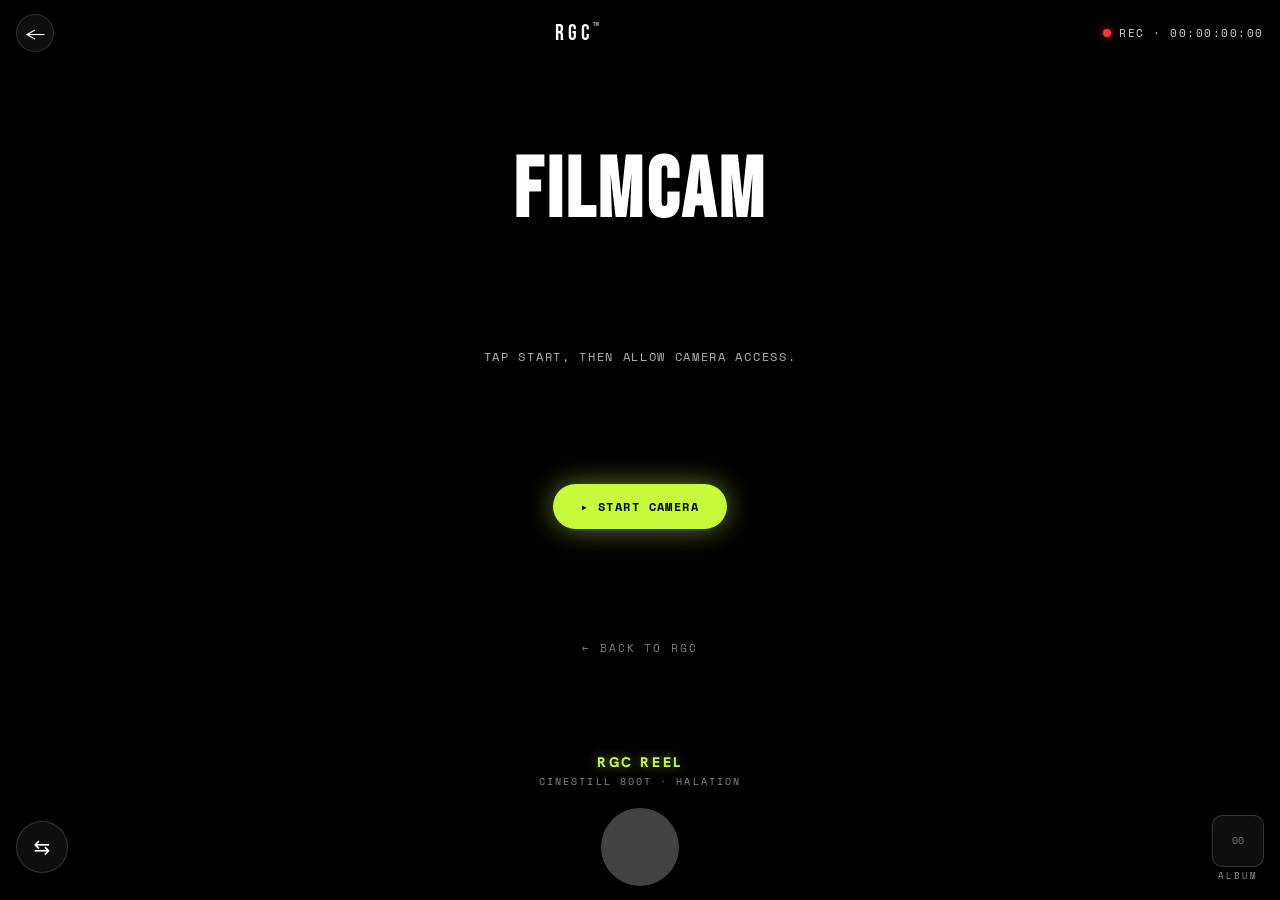
<file: cam.html>
<!doctype html>
<html lang="en">
<head>
  <meta charset="utf-8" />
  <meta name="viewport" content="width=device-width, initial-scale=1, viewport-fit=cover, user-scalable=no" />
  <meta name="theme-color" content="#000000" />
  <meta name="robots" content="noindex" />
  <title>RGC · Filmcam</title>
  <link rel="preconnect" href="https://fonts.googleapis.com" />
  <link rel="preconnect" href="https://fonts.gstatic.com" crossorigin />
  <link href="https://fonts.googleapis.com/css2?family=Bebas+Neue&family=Hanken+Grotesk:wght@500;700&family=Space+Mono:wght@400;700&display=swap" rel="stylesheet" />
  <style>
    *, *::before, *::after { box-sizing: border-box; margin: 0; padding: 0; }
    html, body {
      width: 100%; height: 100%;
      background: #000; color: #fff;
      font-family: "Hanken Grotesk", system-ui, sans-serif;
      overflow: hidden;
      overscroll-behavior: none;
      -webkit-tap-highlight-color: transparent;
    }
    button { font: inherit; color: inherit; background: none; border: 0; cursor: pointer; }
    a { color: inherit; text-decoration: none; }

    /* ---------- stage ---------- */
    .stage {
      position: fixed; inset: 0;
      display: grid;
      grid-template-rows: auto 1fr auto;
      overflow: hidden;
    }

    /* video + canvas fill the entire middle row */
    .view {
      position: relative;
      overflow: hidden;
      background: #0a0a0c;
    }
    .v-source {
      position: absolute; inset: 0;
      width: 100%; height: 100%;
      object-fit: contain;          /* show the full native field of view (no zoom-crop) */
      background: #000;             /* letterbox is just the page background */
      pointer-events: none;
    }
    .v-source.front { transform: scaleX(-1); }   /* mirror selfie cam */
    .v-canvas {
      position: absolute; inset: 0;
      width: 100%; height: 100%;
      z-index: 2;
      display: block;
    }

    /* ---------- top bar ---------- */
    .topbar {
      display: flex; justify-content: space-between; align-items: center;
      padding:
        max(env(safe-area-inset-top), 14px)
        16px 12px 16px;
      gap: 12px;
      background: linear-gradient(to bottom, rgba(0,0,0,.6), rgba(0,0,0,0));
      z-index: 4;
    }
    .brand {
      font-family: "Bebas Neue", Impact, sans-serif;
      letter-spacing: .18em; font-size: 22px;
    }
    .brand sup { font-size: .45em; vertical-align: top; opacity: .7; }
    .rec {
      display: inline-flex; align-items: center; gap: 8px;
      font-family: "Space Mono", monospace;
      font-size: 11px; letter-spacing: .14em; text-transform: uppercase;
      color: rgba(255,255,255,.85);
    }
    .rec::before {
      content: ""; width: 8px; height: 8px; border-radius: 50%;
      background: #ff3344; box-shadow: 0 0 8px rgba(255,52,68,.7);
      animation: rec-blink 1.4s steps(2) infinite;
    }
    @keyframes rec-blink { 50% { opacity: .35; } }
    .top-btn {
      width: 38px; height: 38px;
      border-radius: 50%;
      background: rgba(20,20,20,.7);
      backdrop-filter: blur(8px);
      border: 1px solid rgba(255,255,255,.14);
      display: grid; place-items: center;
      font-size: 18px;
    }
    .top-btn:active { background: rgba(40,40,40,.8); }

    /* ---------- bottom controls ---------- */
    .bottom {
      display: grid;
      grid-template-rows: auto auto;
      gap: 14px;
      padding:
        14px 16px
        max(env(safe-area-inset-bottom), 14px) 16px;
      background: linear-gradient(to top, rgba(0,0,0,.7), rgba(0,0,0,0));
      z-index: 4;
    }

    /* single-filter label (replaced the chip selector) */
    .filter-label {
      display: grid;
      gap: 3px;
      justify-items: center;
      text-align: center;
      padding: 6px 12px;
      font-family: "Space Mono", monospace;
    }
    .filter-label .fl-name {
      font-family: "Hanken Grotesk", system-ui, sans-serif;
      font-weight: 800;
      font-size: 14px;
      letter-spacing: .18em;
      text-transform: uppercase;
      color: #c8fa3c;
      text-shadow: 0 0 12px rgba(200,250,60,.55);
    }
    .filter-label .fl-sub {
      font-size: 9.5px;
      letter-spacing: .22em;
      text-transform: uppercase;
      color: rgba(255,255,255,.55);
    }

    /* preset chips (legacy — no longer rendered) */
    .chips {
      display: flex; gap: 6px;
      justify-content: center;            /* center the group on wide screens */
      overflow-x: auto;
      padding: 2px 16px;                  /* edge breathing room before scroll kicks in */
      scrollbar-width: none;
    }
    /* on narrow viewports where the chips overflow, the centered-flex pattern can
       hide left edge — push to start so the scroll works naturally */
    @media (max-width: 760px) {
      .chips { justify-content: flex-start; }
    }
    .chips::-webkit-scrollbar { display: none; }
    .chip {
      flex: 0 0 auto;
      display: grid; gap: 2px;
      padding: 8px 14px;
      border: 1px solid rgba(255,255,255,.16);
      border-radius: 999px;
      background: rgba(20,20,20,.55);
      backdrop-filter: blur(6px);
      color: rgba(255,255,255,.7);
      transition: border-color .15s ease, color .15s ease, background .15s ease, box-shadow .15s ease;
    }
    .chip .name {
      font-family: "Hanken Grotesk", system-ui, sans-serif;
      font-weight: 700; font-size: 12px; letter-spacing: .04em;
    }
    .chip .sub {
      font-family: "Space Mono", monospace;
      font-size: 9px; letter-spacing: .14em; text-transform: uppercase;
      color: rgba(255,255,255,.45);
    }
    .chip.on {
      color: #fff;
      border-color: #c8fa3c;
      background: rgba(200,250,60,.14);
      box-shadow: 0 0 14px rgba(200,250,60,.30);
    }
    .chip.on .name { color: #c8fa3c; }

    /* shutter row */
    .shutter-row {
      display: grid;
      grid-template-columns: 1fr auto 1fr;
      align-items: center;
      gap: 14px;
    }
    .side {
      width: 52px; height: 52px;
      border-radius: 50%;
      background: rgba(20,20,20,.7);
      backdrop-filter: blur(8px);
      border: 1px solid rgba(255,255,255,.16);
      display: grid; place-items: center;
      font-size: 20px;
      justify-self: end;
    }
    .side.left { justify-self: start; }
    .side:active { background: rgba(40,40,40,.85); }

    .shutter {
      width: 78px; height: 78px;
      border-radius: 50%;
      background: #c8fa3c;
      border: 0;
      box-shadow: 0 0 30px rgba(200,250,60,.75), 0 0 0 4px rgba(200,250,60,.20);
      transition: transform .08s ease, box-shadow .15s ease;
    }
    .shutter:active {
      transform: scale(.94);
      box-shadow: 0 0 44px rgba(200,250,60,.95), 0 0 0 6px rgba(200,250,60,.28);
    }
    .shutter[disabled] {
      background: rgba(120,120,120,.55);
      box-shadow: none;
    }

    /* flash overlay */
    .flash {
      position: absolute; inset: 0;
      background: #fff; opacity: 0;
      pointer-events: none;
      z-index: 3;
    }
    .flash.on { animation: flash-pop .45s ease-out; }
    @keyframes flash-pop {
      0%   { opacity: 0; }
      8%   { opacity: 1; }
      100% { opacity: 0; }
    }

    /* recent thumb + 'Album' label sitting under it */
    .thumb-wrap {
      justify-self: end;
      display: flex;
      flex-direction: column;
      align-items: center;
      gap: 4px;
    }
    .thumb {
      width: 52px; height: 52px;
      border-radius: 10px;
      background: rgba(20,20,20,.7);
      backdrop-filter: blur(8px);
      border: 1px solid rgba(255,255,255,.16);
      overflow: hidden;
      display: grid; place-items: center;
      color: rgba(255,255,255,.45);
      font-family: "Space Mono", monospace; font-size: 10px;
    }
    .thumb img { width: 100%; height: 100%; object-fit: cover; }
    .thumb-label {
      font-family: "Space Mono", monospace;
      font-size: 9px;
      letter-spacing: .22em;
      text-transform: uppercase;
      color: rgba(255,255,255,.55);
      line-height: 1;
    }

    /* permission gate / errors */
    .gate {
      position: absolute; inset: 0;
      display: grid; place-items: center;
      background: #000;
      z-index: 5;
      padding: 30px;
      text-align: center;
    }
    .gate.hidden { display: none; }
    .gate h1 {
      font-family: "Bebas Neue", Impact, sans-serif;
      font-size: clamp(40px, 9vw, 84px);
      letter-spacing: .04em;
      margin-bottom: 12px;
    }
    .gate p {
      font-family: "Space Mono", monospace;
      font-size: 12px; letter-spacing: .14em; text-transform: uppercase;
      color: rgba(255,255,255,.7);
      max-width: 320px;
      margin: 0 auto 24px;
      line-height: 1.6;
    }
    .gate .err {
      color: #ff8a8a;
      margin-bottom: 18px;
    }
    .gate button.primary {
      padding: 14px 28px;
      border-radius: 999px;
      background: #c8fa3c;
      color: #000;
      font-family: "Space Mono", monospace;
      font-weight: 700; font-size: 12px; letter-spacing: .12em; text-transform: uppercase;
      box-shadow: 0 0 28px rgba(200,250,60,.5);
    }
    .gate button.primary:active { transform: scale(.97); }
    .gate .back-link {
      display: block; margin-top: 18px;
      font-family: "Space Mono", monospace;
      font-size: 11px; letter-spacing: .18em; text-transform: uppercase;
      color: rgba(255,255,255,.5);
    }

    /* toast for "shared"/"saved" */
    .toast {
      position: absolute; left: 50%;
      bottom: calc(env(safe-area-inset-bottom) + 180px);
      transform: translate(-50%, 12px);
      padding: 10px 16px;
      border-radius: 999px;
      background: rgba(10,10,10,.85);
      border: 1px solid rgba(200,250,60,.45);
      color: #c8fa3c;
      font-family: "Space Mono", monospace;
      font-size: 11px; letter-spacing: .14em; text-transform: uppercase;
      opacity: 0;
      transition: opacity .25s ease, transform .25s ease;
      pointer-events: none;
      z-index: 6;
    }
    .toast.show { opacity: 1; transform: translate(-50%, 0); }

    /* ---------- album modal ---------- */
    .album, .detail {
      position: fixed; inset: 0;
      background: #000;
      z-index: 10;
      display: none;
      flex-direction: column;
    }
    .album.open, .detail.open { display: flex; }
    .album-bar {
      display: flex; align-items: center; justify-content: space-between;
      gap: 12px;
      padding:
        max(env(safe-area-inset-top), 14px)
        16px 12px 16px;
      background: linear-gradient(to bottom, rgba(0,0,0,.7), rgba(0,0,0,0));
    }
    .album-title {
      font-family: "Bebas Neue", Impact, sans-serif;
      letter-spacing: .14em; font-size: 20px;
    }
    .album-title em {
      font-family: "Space Mono", monospace;
      font-size: 11px; letter-spacing: .14em;
      color: #c8fa3c; font-style: normal;
      margin-left: 6px;
    }
    .album-pad { width: 38px; }
    .album-grid {
      flex: 1;
      display: grid;
      grid-template-columns: repeat(2, 1fr);
      gap: 8px;
      padding: 6px 14px max(env(safe-area-inset-bottom), 14px);
      overflow-y: auto;
      -webkit-overflow-scrolling: touch;
    }
    .album-tile {
      aspect-ratio: 9 / 19.5;
      border-radius: 10px;
      overflow: hidden;
      background: #0a0a0c;
      position: relative;
      cursor: pointer;
      border: 1px solid rgba(255,255,255,.08);
      transition: border-color .15s ease, transform .08s ease;
    }
    .album-tile:active { transform: scale(.98); }
    .album-tile:hover { border-color: rgba(200,250,60,.35); }
    .album-tile img { width: 100%; height: 100%; object-fit: cover; display: block; }
    .album-tile .tag {
      position: absolute; left: 8px; bottom: 8px;
      font-family: "Space Mono", monospace;
      font-size: 9px; letter-spacing: .14em; text-transform: uppercase;
      background: rgba(0,0,0,.6); padding: 3px 7px; border-radius: 4px;
      color: #c8fa3c;
      backdrop-filter: blur(4px);
    }
    .album-empty {
      margin: auto;
      font-family: "Space Mono", monospace;
      font-size: 12px; letter-spacing: .14em; text-transform: uppercase;
      color: rgba(255,255,255,.45);
      padding: 30px;
      text-align: center;
    }
    .album.has-shots .album-empty { display: none; }
    .album:not(.has-shots) .album-grid { display: none; }

    /* ---------- detail (single-photo view inside album) ---------- */
    .detail { z-index: 11; }
    .detail-top {
      display: flex; justify-content: space-between; align-items: center;
      padding: max(env(safe-area-inset-top), 14px) 16px 8px;
      gap: 12px;
    }
    .detail-meta {
      font-family: "Space Mono", monospace;
      font-size: 11px; letter-spacing: .14em; text-transform: uppercase;
      color: rgba(255,255,255,.7);
    }
    .detail-meta strong { color: #c8fa3c; font-weight: 400; }
    .detail-img-wrap {
      flex: 1;
      display: grid; place-items: center;
      padding: 8px 14px;
      overflow: hidden;
    }
    .detail-img-wrap img {
      max-width: 100%; max-height: 100%;
      object-fit: contain;
      border-radius: 8px;
    }
    .detail-bar {
      display: flex; justify-content: center; gap: 12px;
      padding: 12px 16px max(env(safe-area-inset-bottom), 18px);
    }
    .detail-btn {
      padding: 14px 28px;
      border-radius: 999px;
      background: #c8fa3c; color: #000;
      font-family: "Space Mono", monospace;
      font-weight: 700; font-size: 12px; letter-spacing: .12em; text-transform: uppercase;
      box-shadow: 0 0 24px rgba(200,250,60,.55);
    }
    .detail-btn:active { transform: scale(.97); }
    .detail-btn.ghost {
      background: rgba(20,20,20,.7);
      color: var(--vy-fg, #fff);
      border: 1px solid rgba(255,255,255,.16);
      box-shadow: none;
    }
  </style>
</head>
<body>
  <div class="stage">
    <header class="topbar">
      <a href="/" class="top-btn" aria-label="Back to RGC">←</a>
      <span class="brand">RGC<sup>™</sup></span>
      <span class="rec">REC · <span id="tc">00:00:00:00</span></span>
    </header>

    <div class="view" id="view">
      <!-- video shown directly (no downsampling canvas overlay) so the viewfinder
           stays sharp at native resolution. The preset is applied only at snap time. -->
      <video id="video" class="v-source" playsinline muted autoplay></video>
      <div class="flash" id="flash"></div>

      <!-- permission / loading gate, shown until camera streams -->
      <div class="gate" id="gate">
        <h1>Filmcam</h1>
        <p id="gateMsg">Tap Start, then allow camera access.</p>
        <p class="err" id="errMsg" style="display:none"></p>
        <button class="primary" id="startBtn">▸ Start Camera</button>
        <a class="back-link" href="/">← back to rgc</a>
      </div>
    </div>

    <footer class="bottom">
      <div class="filter-label" aria-label="Active filter">
        <span class="fl-name">RGC REEL</span>
        <span class="fl-sub">CineStill 800T · Halation</span>
      </div>
      <div class="shutter-row">
        <button class="side left" id="flipBtn" aria-label="Flip camera">⇆</button>
        <button class="shutter" id="shutter" aria-label="Capture photo" disabled></button>
        <div class="thumb-wrap">
          <button class="thumb" id="thumb" aria-label="Open album">06</button>
          <span class="thumb-label">Album</span>
        </div>
      </div>
    </footer>

    <div class="toast" id="toast"></div>
  </div>

  <!-- album of session shots -->
  <div class="album" id="album" aria-hidden="true">
    <header class="album-bar">
      <button class="top-btn" id="albumClose" aria-label="Close album">✕</button>
      <span class="album-title">Album<em><span id="albumCount">0</span> shots</em></span>
      <span class="album-pad"></span>
    </header>
    <div class="album-empty" id="albumEmpty">No shots yet. Tap the shutter to fill the album.</div>
    <div class="album-grid" id="albumGrid"></div>
  </div>

  <!-- single-photo detail view (opens from album) -->
  <div class="detail" id="detail" aria-hidden="true">
    <div class="detail-top">
      <button class="top-btn" id="detailClose" aria-label="Back to album">←</button>
      <span class="detail-meta"><strong id="detailPreset">Super-8</strong> · <span id="detailTime"></span></span>
      <span class="album-pad"></span>
    </div>
    <div class="detail-img-wrap"><img id="detailImg" alt="captured photo" /></div>
    <div class="detail-bar">
      <button class="detail-btn ghost" id="detailDownload">↓ Download</button>
      <button class="detail-btn" id="detailShare">↑ Share / Save</button>
    </div>
  </div>

  <script>
  /* =========================================================
     RGC Filmcam — standalone full-viewport camera.
     ONE solid filter: a CineStill-800T-style WebGL2 LUT pipeline
     applied at snap time. Live preview is raw <video> for sharp
     framing; the look bakes in when the shutter fires.
     ========================================================= */
  const CAM_W = 540, CAM_H = 1170;
  const REEL = { id: "reel", name: "RGC Reel", sub: "CineStill 800T · Halation" };

  /* ---------- procedural CineStill 800T-style 3D LUT ----------
     Tungsten-balanced look — cool blue shadows, warm rolled-off
     highlights, lifted milky blacks with a touch of magenta.
     Generated once at startup as a 32³ HALD canvas (1024×32). */
  const LUT_SIZE = 32;

  function cineStillTransform(r, g, b) {
    // sRGB → linear approx
    let R = Math.pow(r, 2.2);
    let G = Math.pow(g, 2.2);
    let B = Math.pow(b, 2.2);

    // NUCLEAR tungsten WB push — full cinematic teal cast, unmistakable
    R *= 0.52;
    G *= 0.84;
    B *= 1.75;

    // very hard shadow lift with deep cyan-blue cast (CineStill milky blacks on steroids)
    const lift = 0.18;
    R = R * (1 - lift) + lift * 0.62;
    G = G * (1 - lift) + lift * 0.60;
    B = B * (1 - lift) + lift * 1.25;

    // brutal highlight roll-off — heavy cinematic shoulder
    R = R / (1 + 0.42 * R);
    G = G / (1 + 0.55 * G);
    B = B / (1 + 0.80 * B);

    // huge highlight warmth (the tungsten signature)
    const lum = R * 0.299 + G * 0.587 + B * 0.114;
    if (lum > 0.35) {
      const t = (lum - 0.35) * 2.5;
      R += t * 0.45;
      G += t * 0.15;
      B -= t * 0.20;
    }

    // dramatic shadow cool push (teal-orange split-tone, signature movie look)
    if (lum < 0.45) {
      const t = (0.45 - lum) * 2.2;
      R -= t * 0.12;
      G -= t * 0.04;
      B += t * 0.26;
    }

    // big contrast bump
    R = (R - 0.18) * 1.55 + 0.18;
    G = (G - 0.18) * 1.55 + 0.18;
    B = (B - 0.18) * 1.42 + 0.18;

    // midtone desaturation (cinematic flatness)
    const mid = (R + G + B) / 3;
    R = R * 0.78 + mid * 0.22;
    G = G * 0.78 + mid * 0.22;
    B = B * 0.78 + mid * 0.22;

    // back to sRGB
    R = Math.pow(Math.max(0, Math.min(1, R)), 1 / 2.2);
    G = Math.pow(Math.max(0, Math.min(1, G)), 1 / 2.2);
    B = Math.pow(Math.max(0, Math.min(1, B)), 1 / 2.2);

    // film-base bias (cool/teal undertone)
    return [
      Math.max(0, Math.min(1, R * 1.04)),
      Math.max(0, Math.min(1, G * 1.00)),
      Math.max(0, Math.min(1, B * 0.94))
    ];
  }

  function buildLutCanvas() {
    const W = LUT_SIZE * LUT_SIZE, H = LUT_SIZE;
    const c = document.createElement("canvas");
    c.width = W; c.height = H;
    const cctx = c.getContext("2d");
    const img = cctx.createImageData(W, H);
    const d = img.data;
    for (let bi = 0; bi < LUT_SIZE; bi++) {
      const b = bi / (LUT_SIZE - 1);
      for (let gi = 0; gi < LUT_SIZE; gi++) {
        const g = gi / (LUT_SIZE - 1);
        for (let ri = 0; ri < LUT_SIZE; ri++) {
          const r = ri / (LUT_SIZE - 1);
          const out = cineStillTransform(r, g, b);
          const px = bi * LUT_SIZE + ri;
          const py = gi;
          const idx = (py * W + px) * 4;
          d[idx]     = Math.round(out[0] * 255);
          d[idx + 1] = Math.round(out[1] * 255);
          d[idx + 2] = Math.round(out[2] * 255);
          d[idx + 3] = 255;
        }
      }
    }
    cctx.putImageData(img, 0, 0);
    return c;
  }

  /* ---------- WebGL2 shaders ---------- */
  const VERT_SRC = `#version 300 es
in vec2 a_pos;
out vec2 v_uv;
void main(){
  gl_Position = vec4(a_pos, 0.0, 1.0);
  v_uv = (a_pos + 1.0) * 0.5;
  v_uv.y = 1.0 - v_uv.y;
}`;

  const FRAG_SRC = `#version 300 es
precision mediump float;
in vec2 v_uv;
uniform sampler2D u_video;
uniform sampler2D u_lut;
uniform float u_mirror;
uniform float u_halo;
out vec4 outColor;

vec3 sampleLut(vec3 color){
  float size = ${LUT_SIZE}.0;
  float sliceSz = 1.0 / size;
  float pixelSz = sliceSz / size;
  float bi = color.b * (size - 1.0);
  float bf = fract(bi);
  float b0 = floor(bi);
  float b1 = min(b0 + 1.0, size - 1.0);
  float halfPx = pixelSz * 0.5;
  float xR = color.r * (size - 1.0) * pixelSz + halfPx;
  float yG = (color.g * (size - 1.0) + 0.5) * sliceSz;
  vec3 c0 = texture(u_lut, vec2(b0 * sliceSz + xR, yG)).rgb;
  vec3 c1 = texture(u_lut, vec2(b1 * sliceSz + xR, yG)).rgb;
  return mix(c0, c1, bf);
}

float hash21(vec2 p){
  return fract(sin(dot(p, vec2(127.1, 311.7))) * 43758.5453);
}

void main(){
  vec2 uv = v_uv;
  if (u_mirror > 0.5) uv.x = 1.0 - uv.x;
  vec3 src = texture(u_video, uv).rgb;

  // 1. LUT color grade
  vec3 graded = sampleLut(src);

  // 2. Halation: two-ring 16-tap bright-neighbor sample → warm-red bloom
  float hl = 0.0;
  for (int i = 0; i < 8; i++) {
    float a = float(i) / 8.0 * 6.2831853;
    vec2 o1 = vec2(cos(a), sin(a)) * 0.018;
    float l1 = dot(texture(u_video, uv + o1).rgb, vec3(0.2126, 0.7152, 0.0722));
    hl += smoothstep(0.48, 0.95, l1);
    vec2 o2 = vec2(cos(a + 0.39), sin(a + 0.39)) * 0.042;
    float l2 = dot(texture(u_video, uv + o2).rgb, vec3(0.2126, 0.7152, 0.0722));
    hl += smoothstep(0.55, 1.00, l2);
  }
  hl /= 14.0;
  float lLocal = dot(src, vec3(0.2126, 0.7152, 0.0722));
  hl = max(hl, smoothstep(0.60, 1.00, lLocal));
  // huge warm-red halation lobe
  vec3 halo = vec3(1.0, 0.30, 0.16) * hl * u_halo * 3.5;

  // 3. Anamorphic horizontal streak — a permanent soft blue band that gets
  //    BIG where bright highlights live. Always visible at low intensity.
  float bandY = 0.32;
  float bandWidth = 0.06;
  float band = exp(-pow((uv.y - bandY) / bandWidth, 2.0));
  vec3 streak = vec3(0.50, 0.78, 1.0) * band * (0.55 + hl * 2.4);

  // also a wider, dimmer secondary band lower in frame for extra cinematic feel
  float band2 = exp(-pow((uv.y - 0.65) / 0.08, 2.0));
  streak += vec3(0.45, 0.75, 1.0) * band2 * (0.25 + hl * 1.5) * 0.6;

  // 4. Heavy cool-tinted vignette pulling focus to center, dark edges
  vec2 toCenter = (uv - 0.5) * vec2(0.9, 1.0);
  float vd = length(toCenter);
  float vig = smoothstep(0.85, 0.18, vd);    // tighter falloff, more dark
  vec3 vigTint = vec3(0.02, 0.03, 0.10);     // deeper cool tint at the edges

  // 5. Film grain — per-pixel pseudo-noise, doubled visibility
  float grain = hash21(uv * 1000.0) - 0.5;
  vec3 grainV = vec3(grain) * 0.11;

  // composite: graded × vignette + halation + anamorphic streak + grain
  vec3 result = graded * vig + vigTint * (1.0 - vig);
  result = 1.0 - (1.0 - result) * (1.0 - halo);       // screen halation
  result = 1.0 - (1.0 - result) * (1.0 - streak);     // screen streak
  result += grainV;

  outColor = vec4(clamp(result, 0.0, 1.0), 1.0);
}`;

  /* ---------- WebGL2 pipeline ---------- */
  let gl = null, glCanvas = null, glProg = null;
  let videoTex = null, lutTex = null;
  let uMirrorLoc = null, uHaloLoc = null;

  function compileShader(gl, type, src) {
    const sh = gl.createShader(type);
    gl.shaderSource(sh, src);
    gl.compileShader(sh);
    if (!gl.getShaderParameter(sh, gl.COMPILE_STATUS)) {
      throw new Error("Shader compile error: " + gl.getShaderInfoLog(sh));
    }
    return sh;
  }
  function createProgram(gl, vs, fs) {
    const p = gl.createProgram();
    gl.attachShader(p, compileShader(gl, gl.VERTEX_SHADER, vs));
    gl.attachShader(p, compileShader(gl, gl.FRAGMENT_SHADER, fs));
    gl.linkProgram(p);
    if (!gl.getProgramParameter(p, gl.LINK_STATUS)) {
      throw new Error("Program link error: " + gl.getProgramInfoLog(p));
    }
    return p;
  }

  function initWebGL(W, H) {
    if (gl) return true;        // idempotent
    glCanvas = document.createElement("canvas");
    glCanvas.width = W; glCanvas.height = H;
    gl = glCanvas.getContext("webgl2", { preserveDrawingBuffer: true, premultipliedAlpha: false });
    if (!gl) { console.warn("WebGL2 unavailable"); return false; }

    try {
      glProg = createProgram(gl, VERT_SRC, FRAG_SRC);
    } catch (e) {
      console.error(e);
      gl = null; return false;
    }
    gl.useProgram(glProg);

    // fullscreen quad
    const vao = gl.createVertexArray();
    gl.bindVertexArray(vao);
    const vbo = gl.createBuffer();
    gl.bindBuffer(gl.ARRAY_BUFFER, vbo);
    gl.bufferData(gl.ARRAY_BUFFER, new Float32Array([-1,-1, 1,-1, -1,1, 1,1]), gl.STATIC_DRAW);
    const posLoc = gl.getAttribLocation(glProg, "a_pos");
    gl.enableVertexAttribArray(posLoc);
    gl.vertexAttribPointer(posLoc, 2, gl.FLOAT, false, 0, 0);

    // video texture (refilled per snap)
    videoTex = gl.createTexture();
    gl.activeTexture(gl.TEXTURE0);
    gl.bindTexture(gl.TEXTURE_2D, videoTex);
    gl.texParameteri(gl.TEXTURE_2D, gl.TEXTURE_MIN_FILTER, gl.LINEAR);
    gl.texParameteri(gl.TEXTURE_2D, gl.TEXTURE_MAG_FILTER, gl.LINEAR);
    gl.texParameteri(gl.TEXTURE_2D, gl.TEXTURE_WRAP_S, gl.CLAMP_TO_EDGE);
    gl.texParameteri(gl.TEXTURE_2D, gl.TEXTURE_WRAP_T, gl.CLAMP_TO_EDGE);
    gl.uniform1i(gl.getUniformLocation(glProg, "u_video"), 0);

    // LUT texture (built once, never reuploaded)
    const lutCanvas = buildLutCanvas();
    lutTex = gl.createTexture();
    gl.activeTexture(gl.TEXTURE1);
    gl.bindTexture(gl.TEXTURE_2D, lutTex);
    gl.texParameteri(gl.TEXTURE_2D, gl.TEXTURE_MIN_FILTER, gl.LINEAR);
    gl.texParameteri(gl.TEXTURE_2D, gl.TEXTURE_MAG_FILTER, gl.LINEAR);
    gl.texParameteri(gl.TEXTURE_2D, gl.TEXTURE_WRAP_S, gl.CLAMP_TO_EDGE);
    gl.texParameteri(gl.TEXTURE_2D, gl.TEXTURE_WRAP_T, gl.CLAMP_TO_EDGE);
    gl.texImage2D(gl.TEXTURE_2D, 0, gl.RGBA, gl.RGBA, gl.UNSIGNED_BYTE, lutCanvas);
    gl.uniform1i(gl.getUniformLocation(glProg, "u_lut"), 1);

    uMirrorLoc = gl.getUniformLocation(glProg, "u_mirror");
    uHaloLoc   = gl.getUniformLocation(glProg, "u_halo");
    gl.uniform1f(uHaloLoc, 0.85);
    gl.viewport(0, 0, W, H);
    return true;
  }

  function captureWithGL(video) {
    if (!gl) return null;
    // Capture at the video's NATIVE aspect (no portrait crop / digital zoom).
    // Cap the long edge at 2048 for speed; preserve the lens's actual FOV.
    const vw = video.videoWidth | 0;
    const vh = video.videoHeight | 0;
    if (!vw || !vh) return null;
    const maxEdge = 2048;
    const scale = Math.min(1, maxEdge / Math.max(vw, vh));
    const W = Math.max(1, Math.round(vw * scale));
    const H = Math.max(1, Math.round(vh * scale));
    if (glCanvas.width !== W || glCanvas.height !== H) {
      glCanvas.width = W;
      glCanvas.height = H;
      gl.viewport(0, 0, W, H);
    }
    gl.activeTexture(gl.TEXTURE0);
    gl.bindTexture(gl.TEXTURE_2D, videoTex);
    gl.texImage2D(gl.TEXTURE_2D, 0, gl.RGBA, gl.RGBA, gl.UNSIGNED_BYTE, video);
    gl.uniform1f(uMirrorLoc, facingMode === "user" ? 1.0 : 0.0);
    gl.drawArrays(gl.TRIANGLE_STRIP, 0, 4);
    return glCanvas.toDataURL("image/jpeg", 0.92);
  }

  /* ---------- legacy PRESETS array kept ONLY as placeholder so any
     stale references don't crash. Capture path no longer uses this. */
  const PRESETS = [REEL];

  const _legacyPRESETS_unused_for_typing = [   // (DCE; do not delete the bracket below)
    {
      id: "super8", name: "Super-8", sub: "Dream · anamorphic",
      filter: "saturate(1.25) contrast(1.34) brightness(.96) sepia(.20) hue-rotate(-4deg)",
      halate: true,                                  // bring CineStill-style highlight bloom in
      overlay(ctx, W, H, grain) {
        // 1. cinematic teal-orange grade (warm top, cool bottom)
        ctx.globalCompositeOperation = "soft-light";
        const grade = ctx.createLinearGradient(0, 0, 0, H);
        grade.addColorStop(0,   "rgba(255,170,100,.30)");
        grade.addColorStop(.50, "rgba(40,80,130,.18)");
        grade.addColorStop(1,   "rgba(20,60,100,.32)");
        ctx.fillStyle = grade; ctx.fillRect(0, 0, W, H);

        // 2. big warm light leaks — orange top-left + peach bottom-right
        ctx.globalCompositeOperation = "screen";
        const lk1 = ctx.createRadialGradient(W*.10, H*.10, 0, W*.10, H*.10, W*1.0);
        lk1.addColorStop(0,   "rgba(255,140,60,.72)");
        lk1.addColorStop(.18, "rgba(255,100,40,.40)");
        lk1.addColorStop(.50, "rgba(200,80,30,.10)");
        lk1.addColorStop(1,   "rgba(0,0,0,0)");
        ctx.fillStyle = lk1; ctx.fillRect(0, 0, W, H);

        const lk2 = ctx.createRadialGradient(W*.95, H*.95, 0, W*.95, H*.95, W*.9);
        lk2.addColorStop(0,   "rgba(255,170,90,.58)");
        lk2.addColorStop(.40, "rgba(255,120,60,.18)");
        lk2.addColorStop(1,   "rgba(0,0,0,0)");
        ctx.fillStyle = lk2; ctx.fillRect(0, 0, W, H);

        // 3. PRIMARY anamorphic streak — bright cyan beam across upper third
        const fy1 = H * 0.32;
        const f1 = ctx.createLinearGradient(0, fy1, W, fy1);
        f1.addColorStop(0,    "rgba(80,180,255,0)");
        f1.addColorStop(.15,  "rgba(150,210,255,.50)");
        f1.addColorStop(.40,  "rgba(210,240,255,.95)");
        f1.addColorStop(.60,  "rgba(230,248,255,1)");
        f1.addColorStop(.85,  "rgba(150,210,255,.50)");
        f1.addColorStop(1,    "rgba(80,180,255,0)");
        ctx.fillStyle = f1; ctx.fillRect(0, fy1 - 16, W, 32);

        // bright lens-flare orb centered on the streak
        const orb = ctx.createRadialGradient(W*.50, fy1, 0, W*.50, fy1, W*.42);
        orb.addColorStop(0,   "rgba(230,245,255,.95)");
        orb.addColorStop(.20, "rgba(180,220,255,.58)");
        orb.addColorStop(.55, "rgba(120,180,240,.16)");
        orb.addColorStop(1,   "rgba(0,0,0,0)");
        ctx.fillStyle = orb; ctx.fillRect(0, fy1 - W*.42, W, W*.84);

        // 4. SECONDARY streak — mid-frame
        const fy2 = H * 0.58;
        const f2 = ctx.createLinearGradient(0, fy2, W, fy2);
        f2.addColorStop(0,    "rgba(80,180,255,0)");
        f2.addColorStop(.20,  "rgba(130,200,255,.34)");
        f2.addColorStop(.50,  "rgba(200,230,255,.78)");
        f2.addColorStop(.80,  "rgba(130,200,255,.34)");
        f2.addColorStop(1,    "rgba(80,180,255,0)");
        ctx.fillStyle = f2; ctx.fillRect(0, fy2 - 10, W, 20);

        // 5. TERTIARY thin streak near the bottom
        const fy3 = H * 0.78;
        const f3 = ctx.createLinearGradient(0, fy3, W, fy3);
        f3.addColorStop(0,    "rgba(100,180,255,0)");
        f3.addColorStop(.5,   "rgba(195,230,255,.58)");
        f3.addColorStop(1,    "rgba(100,180,255,0)");
        ctx.fillStyle = f3; ctx.fillRect(0, fy3 - 5, W, 10);

        // 6. ghost orbs — blue left, warm right (lens-bounce dreaminess)
        const g1 = ctx.createRadialGradient(W*.15, H*.45, 0, W*.15, H*.45, W*.18);
        g1.addColorStop(0, "rgba(180,220,255,.50)");
        g1.addColorStop(.6, "rgba(180,220,255,.10)");
        g1.addColorStop(1, "rgba(0,0,0,0)");
        ctx.fillStyle = g1; ctx.fillRect(0, H*.30, W*.36, W*.36);

        const g2 = ctx.createRadialGradient(W*.85, H*.48, 0, W*.85, H*.48, W*.16);
        g2.addColorStop(0, "rgba(255,200,150,.46)");
        g2.addColorStop(.6, "rgba(255,200,150,.10)");
        g2.addColorStop(1, "rgba(0,0,0,0)");
        ctx.fillStyle = g2; ctx.fillRect(W*.69, H*.32, W*.32, W*.32);

        ctx.globalCompositeOperation = "source-over";

        // 7. heavy moody vignette with cool tint
        const vg = ctx.createRadialGradient(W/2, H/2, Math.min(W,H)*.28, W/2, H/2, Math.max(W,H)*.72);
        vg.addColorStop(0,   "rgba(0,0,0,0)");
        vg.addColorStop(.55, "rgba(0,8,30,.36)");
        vg.addColorStop(1,   "rgba(0,5,25,.92)");
        ctx.fillStyle = vg; ctx.fillRect(0, 0, W, H);

        // 8. heavier filmic grain
        drawGrain(ctx, W, H, grain, .28);
      }
    },
    {
      id: "cinematic", name: "Cinematic", sub: "Anamorphic · blue flare",
      filter: "saturate(.78) contrast(1.22) brightness(.93) hue-rotate(8deg)",
      overlay(ctx, W, H, grain) {
        // cool teal wash
        ctx.globalCompositeOperation = "soft-light";
        const wash = ctx.createLinearGradient(0, 0, 0, H);
        wash.addColorStop(0,  "rgba(80,150,220,.32)");
        wash.addColorStop(.5, "rgba(100,170,230,.20)");
        wash.addColorStop(1,  "rgba(60,120,200,.32)");
        ctx.fillStyle = wash; ctx.fillRect(0, 0, W, H);

        // primary J.J. anamorphic streak — bright cyan beam across the upper third
        ctx.globalCompositeOperation = "screen";
        const fy1 = H * 0.32;
        const f1 = ctx.createLinearGradient(0, fy1, W, fy1);
        f1.addColorStop(0,    "rgba(80,180,255,0)");
        f1.addColorStop(.15,  "rgba(140,210,255,.32)");
        f1.addColorStop(.40,  "rgba(200,240,255,.90)");
        f1.addColorStop(.60,  "rgba(220,245,255,.95)");
        f1.addColorStop(.85,  "rgba(140,210,255,.32)");
        f1.addColorStop(1,    "rgba(80,180,255,0)");
        ctx.fillStyle = f1; ctx.fillRect(0, fy1 - 14, W, 28);

        // bright lens-flare orb centered on the streak
        const orb = ctx.createRadialGradient(W*.50, fy1, 0, W*.50, fy1, W*.38);
        orb.addColorStop(0,   "rgba(225,240,255,.85)");
        orb.addColorStop(.20, "rgba(165,215,255,.45)");
        orb.addColorStop(.55, "rgba(110,180,240,.12)");
        orb.addColorStop(1,   "rgba(0,0,0,0)");
        ctx.fillStyle = orb; ctx.fillRect(0, fy1 - W*.38, W, W*.76);

        // secondary streak — lower, mid-frame
        const fy2 = H * 0.58;
        const f2 = ctx.createLinearGradient(0, fy2, W, fy2);
        f2.addColorStop(0,    "rgba(80,180,255,0)");
        f2.addColorStop(.20,  "rgba(120,200,255,.22)");
        f2.addColorStop(.50,  "rgba(190,230,255,.70)");
        f2.addColorStop(.80,  "rgba(120,200,255,.22)");
        f2.addColorStop(1,    "rgba(80,180,255,0)");
        ctx.fillStyle = f2; ctx.fillRect(0, fy2 - 8, W, 16);

        // tertiary thin streak near the bottom
        const fy3 = H * 0.78;
        const f3 = ctx.createLinearGradient(0, fy3, W, fy3);
        f3.addColorStop(0,    "rgba(100,180,255,0)");
        f3.addColorStop(.5,   "rgba(180,220,255,.42)");
        f3.addColorStop(1,    "rgba(100,180,255,0)");
        ctx.fillStyle = f3; ctx.fillRect(0, fy3 - 4, W, 8);

        // a couple of ghost orbs along the optical-axis diagonal
        const g1 = ctx.createRadialGradient(W*.18, H*.45, 0, W*.18, H*.45, W*.13);
        g1.addColorStop(0, "rgba(160,200,255,.45)");
        g1.addColorStop(1, "rgba(0,0,0,0)");
        ctx.fillStyle = g1; ctx.fillRect(W*.05, H*.32, W*.26, W*.26);

        const g2 = ctx.createRadialGradient(W*.82, H*.50, 0, W*.82, H*.50, W*.11);
        g2.addColorStop(0, "rgba(140,190,255,.35)");
        g2.addColorStop(1, "rgba(0,0,0,0)");
        ctx.fillStyle = g2; ctx.fillRect(W*.71, H*.39, W*.22, W*.22);

        ctx.globalCompositeOperation = "source-over";

        // heavy moody vignette with cool tint
        const vg = ctx.createRadialGradient(W/2, H/2, Math.min(W,H)*.30, W/2, H/2, Math.max(W,H)*.75);
        vg.addColorStop(0,    "rgba(0,0,0,0)");
        vg.addColorStop(.55,  "rgba(0,8,30,.30)");
        vg.addColorStop(1,    "rgba(0,8,28,.88)");
        ctx.fillStyle = vg; ctx.fillRect(0, 0, W, H);

        // subtle filmic grain
        drawGrain(ctx, W, H, grain, .12);
      }
    },
    {
      id: "ektachrome", name: "Ektachrome", sub: "Vivid · daylight",
      filter: "saturate(1.45) contrast(1.18) brightness(1.05) hue-rotate(-3deg)",
      overlay(ctx, W, H, grain) {
        ctx.globalCompositeOperation = "soft-light";
        const t = ctx.createLinearGradient(0,0,0,H);
        t.addColorStop(0,"rgba(180,220,255,.10)"); t.addColorStop(1,"rgba(255,180,200,.10)");
        ctx.fillStyle = t; ctx.fillRect(0,0,W,H);
        ctx.globalCompositeOperation = "source-over";
        vignette(ctx, W, H, .55, .42);
        drawGrain(ctx, W, H, grain, .08);
      }
    },
    {
      id: "noir", name: "Noir", sub: "B&W · contrast",
      filter: "grayscale(1) contrast(1.45) brightness(.94)",
      overlay(ctx, W, H, grain) {
        vignette(ctx, W, H, .30, .95);
        drawGrain(ctx, W, H, grain, .16);
      }
    },
    {
      id: "vhs", name: "VHS", sub: "Tape · chroma",
      filter: "saturate(.85) contrast(1.05) brightness(1.04) blur(.3px)",
      overlay(ctx, W, H, grain) {
        ctx.globalCompositeOperation = "screen";
        ctx.fillStyle = "rgba(255,40,60,.10)";  ctx.fillRect(3, 0, W, H);
        ctx.fillStyle = "rgba(60,170,255,.10)"; ctx.fillRect(-3, 0, W, H);
        ctx.globalCompositeOperation = "multiply";
        for (let y = 0; y < H; y += 3) { ctx.fillStyle = "rgba(0,0,0,.16)"; ctx.fillRect(0, y, W, 1); }
        ctx.globalCompositeOperation = "source-over";
        if (((Date.now() / 100) | 0) % 7 === 0) {
          ctx.fillStyle = "rgba(255,255,255,.10)";
          ctx.fillRect(0, Math.random() * H, W, 4);
        }
        drawGrain(ctx, W, H, grain, .13);
      }
    },
    {
      id: "cinestill", name: "CineStill", sub: "Halation · 800T",
      filter: "saturate(1.20) contrast(1.08) brightness(1.02) hue-rotate(-7deg)",
      halate: true,
      overlay(ctx, W, H, grain) {
        ctx.globalCompositeOperation = "soft-light";
        const w = ctx.createLinearGradient(0,0,0,H);
        w.addColorStop(0,"rgba(255,170,110,.12)"); w.addColorStop(1,"rgba(255,140,80,.08)");
        ctx.fillStyle = w; ctx.fillRect(0,0,W,H);
        ctx.globalCompositeOperation = "source-over";
        vignette(ctx, W, H, .55, .42);
        drawGrain(ctx, W, H, grain, .07);
      }
    }
  ];

  function vignette(ctx, W, H, inner, alpha) {
    const vg = ctx.createRadialGradient(W/2, H/2, Math.min(W,H)*inner, W/2, H/2, Math.max(W,H)*.85);
    vg.addColorStop(0, "rgba(0,0,0,0)");
    vg.addColorStop(1, "rgba(0,0,0," + alpha + ")");
    ctx.fillStyle = vg; ctx.fillRect(0,0,W,H);
  }

  let grainCanvas = null;
  function buildGrain() {
    const g = document.createElement("canvas");
    g.width = 256; g.height = 256;
    const c = g.getContext("2d");
    const img = c.createImageData(256, 256);
    for (let i = 0; i < img.data.length; i += 4) {
      const n = 128 + ((Math.random() - .5) * 110);
      img.data[i] = img.data[i+1] = img.data[i+2] = n;
      img.data[i+3] = 255;
    }
    c.putImageData(img, 0, 0);
    grainCanvas = g;
  }
  function drawGrain(ctx, W, H, grain, alpha) {
    if (!grain) return;
    ctx.save();
    ctx.globalCompositeOperation = "overlay";
    ctx.globalAlpha = alpha;
    const ox = (Math.random() * 256) | 0;
    const oy = (Math.random() * 256) | 0;
    ctx.translate(-ox, -oy);
    const p = ctx.createPattern(grain, "repeat");
    ctx.fillStyle = p;
    ctx.fillRect(ox, oy, W, H);
    ctx.restore();
    ctx.globalAlpha = 1;
    ctx.globalCompositeOperation = "source-over";
  }

  // Live preview = raw mirrored/cover-fit video. NO filter, NO overlays.
  // (The selected preset is applied only when you snap, not in the viewfinder,
  // so framing is clean and matches what you see is what you get for COMPOSITION.)
  function drawLive(ctx, video, W, H) {
    const vw = video.videoWidth, vh = video.videoHeight;
    if (!vw || !vh) return;
    const scale = Math.max(W / vw, H / vh);
    const dw = vw * scale, dh = vh * scale;
    const dx = (W - dw) / 2, dy = (H - dh) / 2;
    ctx.save();
    ctx.clearRect(0, 0, W, H);
    if (facingMode === "user") { ctx.translate(W, 0); ctx.scale(-1, 1); ctx.drawImage(video, W - dx - dw, dy, dw, dh); }
    else { ctx.drawImage(video, dx, dy, dw, dh); }
    ctx.restore();
  }

  // applyPreset = the full Super-8/Ektachrome/Noir/VHS/CineStill pipeline.
  // Called only when the shutter fires, on a fresh higher-resolution canvas
  // so saved photos look crisp.
  function applyPreset(ctx, tmp, video, preset, W, H) {
    const vw = video.videoWidth, vh = video.videoHeight;
    if (!vw || !vh) return;
    const scale = Math.max(W / vw, H / vh);
    const dw = vw * scale, dh = vh * scale;
    const dx = (W - dw) / 2, dy = (H - dh) / 2;
    ctx.save();
    ctx.filter = preset.filter || "none";
    if (facingMode === "user") { ctx.translate(W, 0); ctx.scale(-1, 1); ctx.drawImage(video, W - dx - dw, dy, dw, dh); }
    else { ctx.drawImage(video, dx, dy, dw, dh); }
    ctx.restore();
    ctx.filter = "none";
    if (preset.halate) {
      const t = tmp.getContext("2d");
      t.save();
      t.clearRect(0, 0, W, H);
      t.filter = "blur(10px) brightness(1.55) saturate(2) sepia(.45) hue-rotate(-12deg)";
      if (facingMode === "user") { t.translate(W, 0); t.scale(-1, 1); t.drawImage(video, W - dx - dw, dy, dw, dh); }
      else { t.drawImage(video, dx, dy, dw, dh); }
      t.restore();
      t.filter = "none";
      ctx.save();
      ctx.globalCompositeOperation = "screen";
      ctx.globalAlpha = .55;
      ctx.drawImage(tmp, 0, 0);
      ctx.restore();
      ctx.globalAlpha = 1;
      ctx.globalCompositeOperation = "source-over";
    }
    preset.overlay(ctx, W, H, grainCanvas);
  }

  /* ---------- runtime state ---------- */
  let stream = null;
  let facingMode = "environment";   // back camera default
  let shots = [];
  let tcStart = 0;

  const video    = document.getElementById("video");
  const gate     = document.getElementById("gate");
  const errMsg   = document.getElementById("errMsg");
  const startBtn = document.getElementById("startBtn");
  const shutter  = document.getElementById("shutter");
  const flipBtn  = document.getElementById("flipBtn");
  const thumbEl  = document.getElementById("thumb");
  const flashEl  = document.getElementById("flash");
  const tcEl     = document.getElementById("tc");
  const toastEl  = document.getElementById("toast");

  function setFacingClass() {
    video.classList.toggle("front", facingMode === "user");
    // we mirror via canvas only on the captured pass, but CSS-mirror the raw video element
    // when it's selfie so the underlying "fallback" preview matches the canvas.
  }

  async function startCamera() {
    errMsg.style.display = "none";
    if (stream) { stream.getTracks().forEach(t => t.stop()); stream = null; }
    try {
      // ask only for facingMode — let the browser pick the native 1x lens
      // and its preferred resolution. Requesting a portrait resolution was
      // forcing iOS into a digital zoom / crop.
      stream = await navigator.mediaDevices.getUserMedia({
        video: { facingMode: { ideal: facingMode } },
        audio: false
      });
      // best-effort: explicitly zero out any zoom the device might apply
      try {
        const track = stream.getVideoTracks()[0];
        const caps  = track.getCapabilities && track.getCapabilities();
        if (caps && caps.zoom) {
          await track.applyConstraints({ advanced: [{ zoom: caps.zoom.min }] });
        }
      } catch (_) {}
      setFacingClass();
      video.srcObject = stream;
      await video.play();
      gate.classList.add("hidden");
      shutter.disabled = false;
      tcStart = Date.now();
      startTimecode();
      // no live render loop — the <video> shows directly at native resolution
    } catch (e) {
      errMsg.style.display = "block";
      errMsg.textContent = e && e.name === "NotAllowedError"
        ? "Camera access denied — allow it in browser settings."
        : ("Camera unavailable — " + (e && e.message || e && e.name || "unknown error"));
    }
  }

  function stopCamera() {
    if (stream) stream.getTracks().forEach(t => t.stop());
    stream = null;
  }

  let tcTimer = 0;
  function startTimecode() {
    clearInterval(tcTimer);
    tcTimer = setInterval(() => {
      const e = Date.now() - tcStart;
      const s = (e / 1000) | 0;
      const f = ((e % 1000) / 41.66) | 0;
      const hh = String((s / 3600) | 0).padStart(2, "0");
      const mm = String(((s % 3600) / 60) | 0).padStart(2, "0");
      const ss = String(s % 60).padStart(2, "0");
      const ff = String(f).padStart(2, "0");
      tcEl.textContent = hh + ":" + mm + ":" + ss + ":" + ff;
    }, 100);
  }

  /* ---------- capture ---------- */
  let toastTimer = 0;
  function toast(msg) {
    toastEl.textContent = msg;
    toastEl.classList.add("show");
    clearTimeout(toastTimer);
    toastTimer = setTimeout(() => toastEl.classList.remove("show"), 1800);
  }
  function flashOn() {
    flashEl.classList.remove("on");
    void flashEl.offsetWidth;
    flashEl.classList.add("on");
  }

  // Capture canvases — built at higher resolution so saved photos look crisp.
  const CAP_W = 1080, CAP_H = 2340;             // ~3x the live preview, 9:19.5 portrait
  const capCanvas = document.createElement("canvas");
  capCanvas.width = CAP_W; capCanvas.height = CAP_H;
  const capTmp = document.createElement("canvas");
  capTmp.width = CAP_W; capTmp.height = CAP_H;

  // Snap = WebGL2 LUT + halation pipeline, silently add to album.
  // Sharing/saving to Photos lives in the album detail view so the camera
  // flow isn't interrupted by the iOS share sheet on every shot.
  function capture() {
    if (!stream) return;
    flashOn();
    // run the GL pipeline; fall back to raw video frame if GL is unavailable
    let url = captureWithGL(video);
    if (!url) {
      // last-resort fallback: raw video frame to canvas (no filter)
      const fb = document.createElement("canvas");
      fb.width = CAP_W; fb.height = CAP_H;
      const ctx2 = fb.getContext("2d");
      const vw = video.videoWidth, vh = video.videoHeight;
      const scale = Math.max(CAP_W / vw, CAP_H / vh);
      const dw = vw * scale, dh = vh * scale;
      const dx = (CAP_W - dw) / 2, dy = (CAP_H - dh) / 2;
      ctx2.save();
      if (facingMode === "user") { ctx2.translate(CAP_W, 0); ctx2.scale(-1, 1); ctx2.drawImage(video, CAP_W - dx - dw, dy, dw, dh); }
      else { ctx2.drawImage(video, dx, dy, dw, dh); }
      ctx2.restore();
      url = fb.toDataURL("image/jpeg", 0.92);
    }
    const id = Date.now();
    shots.unshift({ src: url, id, presetId: REEL.id, name: REEL.name });
    if (shots.length > 30) shots.length = 30;
    renderThumb();
    if (albumEl && albumEl.classList.contains("open")) renderAlbum();
    toast("Captured ✓ " + REEL.name);
  }

  // Album button stays a clean count badge — no photo preview leaks
  // onto the camera view. Photos only appear when the album modal opens.
  function renderThumb() {
    const n = shots.length;
    thumbEl.textContent = String(n).padStart(2, "0");
  }
  // initialize at "00"
  renderThumb();

  /* ---------- album ---------- */
  const albumEl       = document.getElementById("album");
  const albumGrid     = document.getElementById("albumGrid");
  const albumCount    = document.getElementById("albumCount");
  const albumCloseBtn = document.getElementById("albumClose");
  const detailEl      = document.getElementById("detail");
  const detailImg     = document.getElementById("detailImg");
  const detailPreset  = document.getElementById("detailPreset");
  const detailTime    = document.getElementById("detailTime");
  const detailCloseBtn = document.getElementById("detailClose");
  const detailShare   = document.getElementById("detailShare");
  const detailDownload = document.getElementById("detailDownload");
  let detailShot = null;

  function openAlbum() {
    renderAlbum();
    albumEl.classList.add("open");
    albumEl.setAttribute("aria-hidden", "false");
  }
  function closeAlbum() {
    albumEl.classList.remove("open");
    albumEl.setAttribute("aria-hidden", "true");
  }
  function renderAlbum() {
    albumGrid.innerHTML = "";
    shots.forEach((s) => {
      const tile = document.createElement("div");
      tile.className = "album-tile";
      tile.innerHTML =
        '<img src="' + s.src + '" alt="' + s.name + ' photo" />' +
        '<span class="tag">' + s.name + '</span>';
      tile.addEventListener("click", () => openDetail(s));
      albumGrid.appendChild(tile);
    });
    albumCount.textContent = String(shots.length);
    albumEl.classList.toggle("has-shots", shots.length > 0);
  }
  function openDetail(s) {
    detailShot = s;
    detailImg.src = s.src;
    detailPreset.textContent = s.name;
    const d = new Date(s.id);
    detailTime.textContent = d.toLocaleTimeString([], { hour: "2-digit", minute: "2-digit", second: "2-digit" });
    detailEl.classList.add("open");
    detailEl.setAttribute("aria-hidden", "false");
  }
  function closeDetail() {
    detailEl.classList.remove("open");
    detailEl.setAttribute("aria-hidden", "true");
    detailShot = null;
  }
  async function shareShot(s) {
    if (!s) return;
    try {
      const blob = await (await fetch(s.src)).blob();
      const file = new File([blob], "RGC-" + s.presetId + "-" + s.id + ".jpg", { type: "image/jpeg" });
      if (navigator.canShare && navigator.canShare({ files: [file] })) {
        await navigator.share({ files: [file], title: "RGC Filmcam" });
      } else {
        const a = document.createElement("a");
        a.href = s.src; a.download = file.name; a.click();
      }
    } catch (e) { /* user cancelled */ }
  }

  /* ---------- events ---------- */
  startBtn.addEventListener("click", startCamera);
  shutter.addEventListener("click", capture);
  flipBtn.addEventListener("click", async () => {
    facingMode = (facingMode === "environment") ? "user" : "environment";
    if (stream) {
      stopCamera();
      await startCamera();
    }
  });
  thumbEl.addEventListener("click", openAlbum);
  albumCloseBtn.addEventListener("click", closeAlbum);
  detailCloseBtn.addEventListener("click", closeDetail);
  detailShare.addEventListener("click", () => shareShot(detailShot));
  detailDownload.addEventListener("click", () => {
    if (!detailShot) return;
    const a = document.createElement("a");
    a.href = detailShot.src;
    a.download = "RGC-" + detailShot.presetId + "-" + detailShot.id + ".jpg";
    a.click();
  });
  // Esc closes whichever modal is on top
  document.addEventListener("keydown", (e) => {
    if (e.key !== "Escape") return;
    if (detailEl.classList.contains("open")) closeDetail();
    else if (albumEl.classList.contains("open")) closeAlbum();
  });
  document.addEventListener("visibilitychange", () => {
    if (document.hidden && stream) stopCamera();
  });
  window.addEventListener("pagehide", stopCamera);

  buildGrain();
  initWebGL(CAP_W, CAP_H);     // compile shaders, build the procedural CineStill LUT, upload
  </script>
</body>
</html>
</file>
